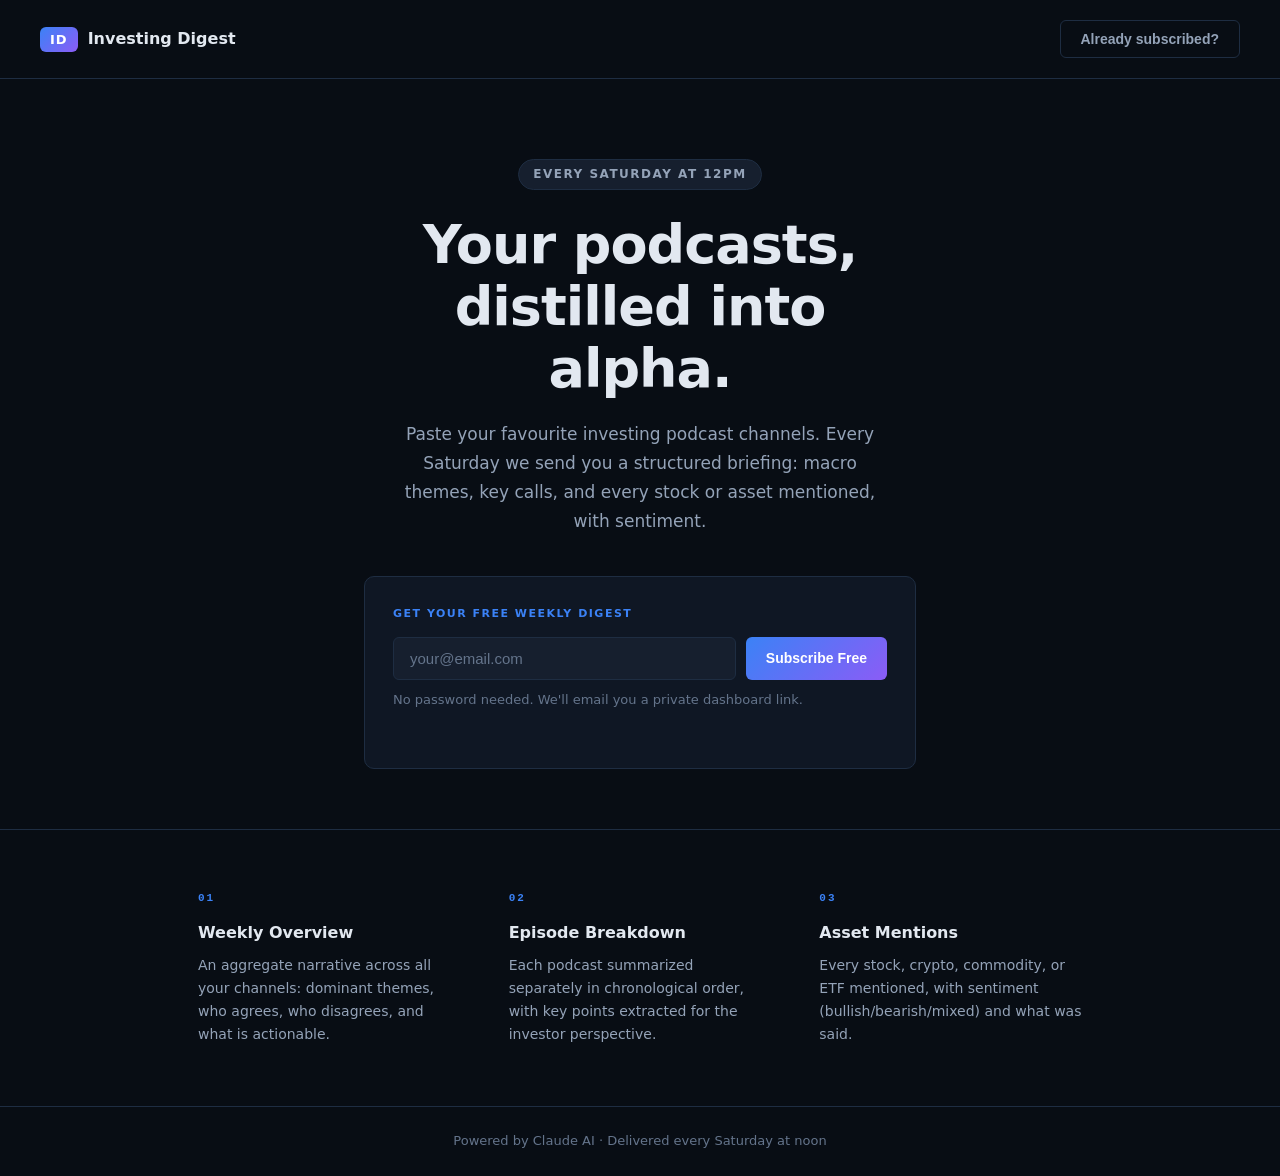
<file: static/index.html>
<!DOCTYPE html>
<html lang="en">
<head>
  <meta charset="UTF-8">
  <meta name="viewport" content="width=device-width, initial-scale=1.0">
  <title>Investing Digest: Weekly Podcast Intelligence</title>
  <link rel="stylesheet" href="/static/style.css">
</head>
<body>
  <div class="page">

    <nav class="nav">
      <div class="nav-logo">
        <span class="logo-mark">ID</span>
        <span class="logo-text">Investing Digest</span>
      </div>
      <button class="btn btn-ghost" onclick="showResend()">Already subscribed?</button>
    </nav>

    <main class="hero">
      <div class="hero-badge">Every Saturday at 12PM</div>
      <h1 class="hero-title">Your podcasts,<br>distilled into alpha.</h1>
      <p class="hero-sub">
        Paste your favourite investing podcast channels. Every Saturday we send you a structured briefing: macro themes, key calls, and every stock or asset mentioned, with sentiment.
      </p>

      <div class="signup-card" id="signup-section">
        <div class="card-label">Get your free weekly digest</div>
        <form class="signup-form" id="signup-form">
          <input
            type="email"
            id="email-input"
            class="input"
            placeholder="your@email.com"
            required
            autocomplete="email"
          />
          <button type="submit" class="btn btn-primary" id="signup-btn">
            Subscribe Free
          </button>
        </form>
        <p class="form-hint">No password needed. We'll email you a private dashboard link.</p>
        <div class="form-message" id="form-message"></div>
      </div>

      <!-- Resend link section (hidden by default) -->
      <div class="signup-card" id="resend-section" style="display:none;">
        <div class="card-label">Resend my dashboard link</div>
        <form class="signup-form" id="resend-form">
          <input
            type="email"
            id="resend-email"
            class="input"
            placeholder="your@email.com"
            required
          />
          <button type="submit" class="btn btn-primary" id="resend-btn">Send Link</button>
        </form>
        <p class="form-hint" style="margin-top:10px;">
          <a href="#" onclick="showSignup(); return false;" class="link">Back to sign up</a>
        </p>
        <div class="form-message" id="resend-message"></div>
      </div>
    </main>

    <!-- What you get -->
    <section class="features">
      <div class="features-grid">
        <div class="feature">
          <div class="feature-icon">01</div>
          <h3>Weekly Overview</h3>
          <p>An aggregate narrative across all your channels: dominant themes, who agrees, who disagrees, and what is actionable.</p>
        </div>
        <div class="feature">
          <div class="feature-icon">02</div>
          <h3>Episode Breakdown</h3>
          <p>Each podcast summarized separately in chronological order, with key points extracted for the investor perspective.</p>
        </div>
        <div class="feature">
          <div class="feature-icon">03</div>
          <h3>Asset Mentions</h3>
          <p>Every stock, crypto, commodity, or ETF mentioned, with sentiment (bullish/bearish/mixed) and what was said.</p>
        </div>
      </div>
    </section>

    <footer class="footer">
      <p>Powered by Claude AI &middot; Delivered every Saturday at noon</p>
    </footer>

  </div>

  <script>
    function showResend() {
      document.getElementById('signup-section').style.display = 'none';
      document.getElementById('resend-section').style.display = 'block';
    }
    function showSignup() {
      document.getElementById('resend-section').style.display = 'none';
      document.getElementById('signup-section').style.display = 'block';
    }

    function showMessage(id, text, isError) {
      const el = document.getElementById(id);
      el.textContent = text;
      el.className = 'form-message ' + (isError ? 'error' : 'success');
    }

    document.getElementById('signup-form').addEventListener('submit', async (e) => {
      e.preventDefault();
      const btn = document.getElementById('signup-btn');
      const email = document.getElementById('email-input').value;
      btn.disabled = true;
      btn.textContent = 'Sending...';
      try {
        const res = await fetch('/api/signup', {
          method: 'POST',
          headers: {'Content-Type': 'application/json'},
          body: JSON.stringify({email}),
        });
        const data = await res.json();
        if (res.ok) {
          showMessage('form-message', data.message, false);
          document.getElementById('email-input').value = '';
        } else {
          showMessage('form-message', data.detail || 'Something went wrong.', true);
        }
      } catch {
        showMessage('form-message', 'Network error. Please try again.', true);
      } finally {
        btn.disabled = false;
        btn.textContent = 'Subscribe Free';
      }
    });

    document.getElementById('resend-form').addEventListener('submit', async (e) => {
      e.preventDefault();
      const btn = document.getElementById('resend-btn');
      const email = document.getElementById('resend-email').value;
      btn.disabled = true;
      btn.textContent = 'Sending...';
      try {
        const res = await fetch('/api/resend-link', {
          method: 'POST',
          headers: {'Content-Type': 'application/json'},
          body: JSON.stringify({email}),
        });
        const data = await res.json();
        showMessage('resend-message', data.message, !res.ok);
      } catch {
        showMessage('resend-message', 'Network error. Please try again.', true);
      } finally {
        btn.disabled = false;
        btn.textContent = 'Send Link';
      }
    });
  </script>
</body>
</html>
</file>
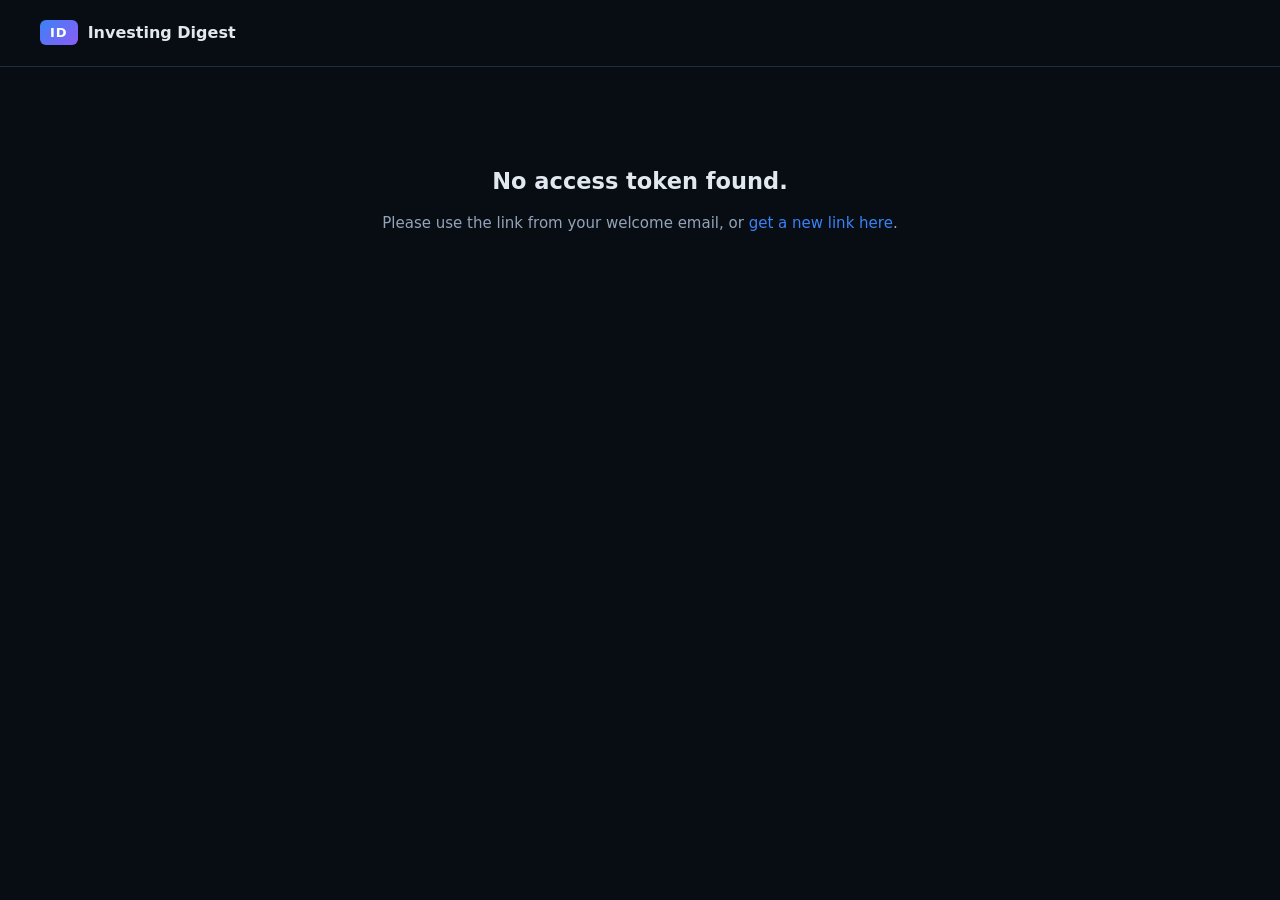
<file: static/dashboard.html>
<!DOCTYPE html>
<html lang="en">
<head>
  <meta charset="UTF-8">
  <meta name="viewport" content="width=device-width, initial-scale=1.0">
  <title>My Dashboard | Investing Digest</title>
  <link rel="stylesheet" href="/static/style.css">
  <style>
    /* Digest accordion */
    .digests-section { margin-top: 48px; }

    .digest-card {
      background: var(--surface);
      border: 1px solid var(--border);
      border-radius: var(--radius);
      margin-bottom: 12px;
      overflow: hidden;
    }

    .digest-card-header {
      display: flex;
      align-items: center;
      justify-content: space-between;
      padding: 18px 20px;
      cursor: pointer;
      user-select: none;
      gap: 12px;
    }
    .digest-card-header:hover { background: var(--surface2); }

    .digest-week { font-weight: 700; color: var(--text); font-size: 15px; }
    .digest-meta { color: var(--muted); font-size: 13px; margin-top: 2px; }

    .digest-chevron {
      color: var(--muted);
      font-size: 12px;
      transition: transform 0.2s;
      flex-shrink: 0;
    }
    .digest-card.open .digest-chevron { transform: rotate(180deg); }

    .digest-body {
      display: none;
      padding: 0 20px 24px;
      border-top: 1px solid var(--border);
    }
    .digest-card.open .digest-body { display: block; }

    /* Digest sections */
    .d-section { margin-top: 24px; }
    .d-section-label {
      font-size: 11px;
      font-weight: 700;
      letter-spacing: 1.5px;
      text-transform: uppercase;
      color: var(--accent);
      margin-bottom: 14px;
    }

    .d-overview p {
      color: var(--muted2);
      font-size: 14px;
      line-height: 1.75;
      margin-bottom: 12px;
    }

    .d-bullets { list-style: none; padding: 0; margin: 0; }
    .d-bullets li {
      color: var(--muted2);
      font-size: 14px;
      line-height: 1.6;
      padding: 5px 0 5px 16px;
      position: relative;
      border-bottom: 1px solid var(--border);
    }
    .d-bullets li:last-child { border-bottom: none; }
    .d-bullets li::before { content: "—"; position: absolute; left: 0; color: var(--accent); font-size: 12px; }

    .d-subsection-label {
      font-size: 12px;
      font-weight: 600;
      color: var(--muted);
      text-transform: uppercase;
      letter-spacing: 0.8px;
      margin: 20px 0 8px;
    }

    /* Episode cards inside digest */
    .d-episode {
      background: var(--surface2);
      border: 1px solid var(--border);
      border-radius: var(--radius-sm);
      padding: 16px;
      margin-bottom: 10px;
    }
    .d-episode-meta { font-size: 11px; color: var(--muted); font-weight: 600; letter-spacing: 0.5px; margin-bottom: 4px; text-transform: uppercase; }
    .d-episode-title { font-weight: 700; color: var(--text); font-size: 14px; margin-bottom: 8px; }
    .d-episode-title a { color: var(--text); text-decoration: none; }
    .d-episode-title a:hover { color: var(--accent); }
    .d-episode-summary { color: var(--muted2); font-size: 13px; line-height: 1.65; margin-bottom: 10px; }
    .d-episode-points { padding-left: 16px; margin: 0; }
    .d-episode-points li { color: var(--muted2); font-size: 13px; line-height: 1.6; margin-bottom: 4px; }

    /* Assets table inside digest */
    .d-assets-table { width: 100%; border-collapse: collapse; font-size: 13px; }
    .d-assets-table th {
      text-align: left;
      padding: 8px 10px;
      color: var(--muted);
      font-size: 11px;
      letter-spacing: 0.8px;
      text-transform: uppercase;
      border-bottom: 1px solid var(--border);
    }
    .d-assets-table td { padding: 9px 10px; border-bottom: 1px solid var(--border); color: var(--muted2); vertical-align: top; }
    .d-assets-table tr:last-child td { border-bottom: none; }
    .d-asset-name { font-weight: 700; color: var(--text); }
    .sentiment-badge {
      display: inline-block;
      padding: 2px 8px;
      border-radius: 4px;
      font-size: 11px;
      font-weight: 700;
      letter-spacing: 0.4px;
    }
    .sentiment-Bullish { background: #166534; color: #86efac; }
    .sentiment-Bearish { background: #7f1d1d; color: #fca5a5; }
    .sentiment-Mixed  { background: #78350f; color: #fcd34d; }
    .sentiment-Neutral { background: #1e293b; color: #94a3b8; }
  </style>
</head>
<body>
  <div class="page">

    <nav class="nav">
      <div class="nav-logo">
        <span class="logo-mark">ID</span>
        <span class="logo-text">Investing Digest</span>
      </div>
      <div class="nav-user" id="nav-user"></div>
    </nav>

    <main class="dashboard">
      <div class="dashboard-header">
        <h1 class="dashboard-title">My Dashboard</h1>
        <p class="dashboard-sub">Add YouTube channels and review your past weekly digests.</p>
      </div>

      <!-- Add channel form -->
      <div class="add-channel-card">
        <div class="card-label">Add a channel</div>
        <form class="add-form" id="add-form">
          <input
            type="url"
            id="channel-url"
            class="input"
            placeholder="https://www.youtube.com/@InvestLikeTheBest"
            required
          />
          <button type="submit" class="btn btn-primary" id="add-btn">Add Channel</button>
        </form>
        <div class="form-message" id="add-message"></div>
        <div class="url-examples">
          <span class="example-label">Accepted formats:</span>
          <code>youtube.com/@channelname</code>
          <code>youtube.com/c/channelname</code>
          <code>youtube.com/channel/UCxxxxxx</code>
        </div>
      </div>

      <!-- Channels list -->
      <div class="channels-section">
        <div class="channels-header">
          <span class="section-label">Subscribed Channels</span>
          <span class="channel-count" id="channel-count"></span>
        </div>
        <div id="channels-list" class="channels-list">
          <div class="loading">Loading your channels...</div>
        </div>
      </div>

      <div class="digest-info">
        <div class="info-icon">&#x1F4E7;</div>
        <div>
          <strong>Next digest:</strong> This Saturday at 12:00 PM UTC<br>
          <span class="muted">Only channels with transcripts available in the past 7 days will be included.</span>
        </div>
      </div>

      <!-- Past Digests -->
      <div class="digests-section">
        <div class="channels-header">
          <span class="section-label">Past Digests</span>
          <span class="channel-count" id="digest-count"></span>
        </div>
        <div id="digests-list">
          <div class="loading">Loading past digests...</div>
        </div>
      </div>
    </main>

  </div>

  <script>
    const params = new URLSearchParams(window.location.search);
    const token = params.get('token');

    if (!token) {
      document.querySelector('.dashboard').innerHTML = `
        <div class="error-state">
          <h2>No access token found.</h2>
          <p>Please use the link from your welcome email, or <a href="/" class="link">get a new link here</a>.</p>
        </div>
      `;
    } else {
      init();
    }

    async function apiCall(path, options = {}) {
      return fetch(path, {
        ...options,
        headers: {
          'Content-Type': 'application/json',
          'Authorization': `Bearer ${token}`,
          ...(options.headers || {}),
        },
      });
    }

    async function init() {
      try {
        const res = await apiCall(`/api/me?token=${token}`);
        if (res.ok) {
          const user = await res.json();
          document.getElementById('nav-user').textContent = user.email;
        }
      } catch {}
      loadChannels();
      loadDigests();
    }

    /* ── Channels ── */
    async function loadChannels() {
      const list = document.getElementById('channels-list');
      const count = document.getElementById('channel-count');
      try {
        const res = await apiCall('/api/channels');
        const channels = await res.json();
        count.textContent = channels.length + ' channel' + (channels.length !== 1 ? 's' : '');
        if (channels.length === 0) {
          list.innerHTML = `
            <div class="empty-state">
              <div class="empty-icon">&#128250;</div>
              <p>No channels yet. Add your first YouTube investing channel above.</p>
              <p class="muted">Popular channels: <em>We Study Billionaires, Invest Like the Best, Macro Voices, Real Vision</em></p>
            </div>`;
          return;
        }
        list.innerHTML = channels.map(c => `
          <div class="channel-row" id="channel-${c.id}">
            <div class="channel-info">
              <div class="channel-name">${esc(c.name)}</div>
              <a href="${esc(c.url)}" target="_blank" class="channel-url">${esc(c.url)}</a>
            </div>
            <button class="btn btn-danger-ghost" onclick="removeChannel(${c.id}, '${esc(c.name)}')">Remove</button>
          </div>`).join('');
      } catch {
        list.innerHTML = '<div class="error-state">Failed to load channels. Please refresh.</div>';
      }
    }

    document.getElementById('add-form').addEventListener('submit', async (e) => {
      e.preventDefault();
      const btn = document.getElementById('add-btn');
      const url = document.getElementById('channel-url').value.trim();
      const msg = document.getElementById('add-message');
      btn.disabled = true;
      btn.textContent = 'Checking...';
      msg.textContent = '';
      msg.className = 'form-message';
      try {
        const res = await apiCall('/api/channels', { method: 'POST', body: JSON.stringify({url}) });
        const data = await res.json();
        if (res.ok) {
          msg.textContent = data.message;
          msg.className = 'form-message success';
          document.getElementById('channel-url').value = '';
          loadChannels();
        } else {
          msg.textContent = data.detail || 'Failed to add channel.';
          msg.className = 'form-message error';
        }
      } catch {
        msg.textContent = 'Network error. Please try again.';
        msg.className = 'form-message error';
      } finally {
        btn.disabled = false;
        btn.textContent = 'Add Channel';
      }
    });

    async function removeChannel(id, name) {
      if (!confirm(`Remove "${name}" from your digest?`)) return;
      try {
        const res = await apiCall(`/api/channels/${id}`, { method: 'DELETE' });
        if (res.ok) loadChannels();
      } catch {
        alert('Failed to remove channel. Please try again.');
      }
    }

    /* ── Digests ── */
    async function loadDigests() {
      const list = document.getElementById('digests-list');
      const count = document.getElementById('digest-count');
      try {
        const res = await apiCall('/api/digests');
        const digests = await res.json();
        count.textContent = digests.length + ' digest' + (digests.length !== 1 ? 's' : '');
        if (digests.length === 0) {
          list.innerHTML = `<div class="empty-state"><p>No digests yet. Your first one will arrive this Saturday.</p></div>`;
          return;
        }
        list.innerHTML = digests.map(d => `
          <div class="digest-card" id="dcard-${d.id}">
            <div class="digest-card-header" onclick="toggleDigest(${d.id})">
              <div>
                <div class="digest-week">${esc(d.week_label)}</div>
                <div class="digest-meta">${d.episode_count} episode${d.episode_count !== 1 ? 's' : ''}</div>
              </div>
              <span class="digest-chevron">&#9660;</span>
            </div>
            <div class="digest-body" id="dbody-${d.id}">
              <div class="loading" style="padding:20px 0;">Loading...</div>
            </div>
          </div>`).join('');
      } catch {
        list.innerHTML = '<div class="error-state">Failed to load digests. Please refresh.</div>';
      }
    }

    const loadedDigests = {};

    async function toggleDigest(id) {
      const card = document.getElementById(`dcard-${id}`);
      const body = document.getElementById(`dbody-${id}`);
      const isOpen = card.classList.contains('open');

      if (isOpen) {
        card.classList.remove('open');
        return;
      }

      card.classList.add('open');

      if (loadedDigests[id]) return; // already fetched

      try {
        const res = await apiCall(`/api/digests/${id}`);
        const data = await res.json();
        loadedDigests[id] = true;
        body.innerHTML = renderDigest(data);
      } catch {
        body.innerHTML = '<p class="muted" style="padding:16px 0;">Failed to load digest.</p>';
      }
    }

    function renderDigest(d) {
      const agg = d.aggregate || {};
      const overview = (agg.overview || '').split('\n\n').filter(p => p.trim());
      const themes = agg.themes || [];
      const calls = agg.calls || [];
      const episodes = d.episodes || [];
      const assets = d.assets || [];

      let html = '';

      /* Overview */
      html += `<div class="d-section">
        <div class="d-section-label">01 / Weekly Overview</div>
        <div class="d-overview">${overview.map(p => `<p>${esc(p)}</p>`).join('')}</div>`;

      if (themes.length) {
        html += `<div class="d-subsection-label">Key Themes</div>
          <ul class="d-bullets">${themes.map(t => `<li>${esc(t)}</li>`).join('')}</ul>`;
      }
      if (calls.length) {
        html += `<div class="d-subsection-label">Notable Calls</div>
          <ul class="d-bullets">${calls.map(c => `<li>${esc(c)}</li>`).join('')}</ul>`;
      }
      html += `</div>`;

      /* Episodes */
      if (episodes.length) {
        html += `<div class="d-section">
          <div class="d-section-label">02 / Episode Breakdown</div>
          ${episodes.map(ep => `
            <div class="d-episode">
              <div class="d-episode-meta">${esc(ep.channel)}${ep.published ? ' &middot; ' + esc(ep.published) : ''}</div>
              <div class="d-episode-title"><a href="${esc(ep.url)}" target="_blank">${esc(ep.title)}</a></div>
              ${ep.summary ? `<div class="d-episode-summary">${esc(ep.summary)}</div>` : ''}
              ${ep.key_points && ep.key_points.length ? `<ul class="d-episode-points">${ep.key_points.map(p => `<li>${esc(p)}</li>`).join('')}</ul>` : ''}
            </div>`).join('')}
        </div>`;
      }

      /* Assets */
      if (assets.length) {
        html += `<div class="d-section">
          <div class="d-section-label">03 / Market Mentions</div>
          <table class="d-assets-table">
            <thead><tr>
              <th>Asset</th><th>Type</th><th>Sentiment</th><th>Notes</th>
            </tr></thead>
            <tbody>${assets.map(a => `
              <tr>
                <td class="d-asset-name">${esc(a.asset || '')}</td>
                <td>${esc(a.type || '')}</td>
                <td><span class="sentiment-badge sentiment-${esc(a.sentiment || 'Neutral')}">${esc(a.sentiment || 'Neutral')}</span></td>
                <td>${esc(a.notes || '')}</td>
              </tr>`).join('')}
            </tbody>
          </table>
        </div>`;
      }

      return html;
    }

    function esc(str) {
      return String(str || '').replace(/[&<>"']/g, c => ({'&':'&amp;','<':'&lt;','>':'&gt;','"':'&quot;',"'":'&#39;'}[c]));
    }
  </script>
</body>
</html>
</file>
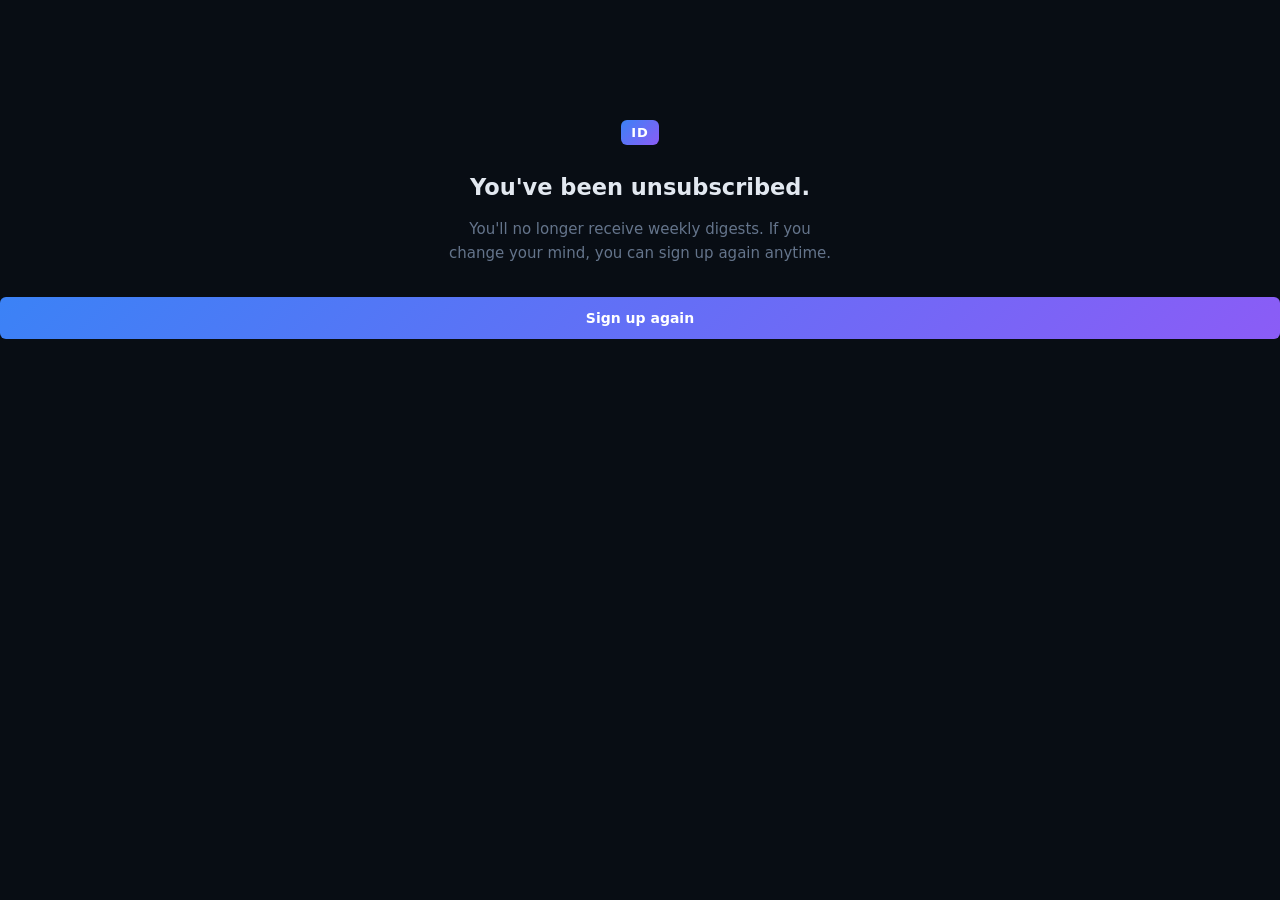
<file: static/unsubscribed.html>
<!DOCTYPE html>
<html lang="en">
<head>
  <meta charset="UTF-8">
  <meta name="viewport" content="width=device-width, initial-scale=1.0">
  <title>Unsubscribed | Investing Digest</title>
  <link rel="stylesheet" href="/static/style.css">
</head>
<body>
  <div class="page" style="text-align:center;padding-top:120px;">
    <div class="logo-mark" style="margin:0 auto 24px;display:inline-block;">ID</div>
    <h2 style="color:var(--text);margin:0 0 12px;">You've been unsubscribed.</h2>
    <p style="color:var(--muted);max-width:400px;margin:0 auto 32px;">
      You'll no longer receive weekly digests. If you change your mind, you can sign up again anytime.
    </p>
    <a href="/" class="btn btn-primary">Sign up again</a>
  </div>
</body>
</html>
</file>
<file: static/style.css>
:root {
  --bg: #080d14;
  --surface: #0f1724;
  --surface2: #161f2e;
  --border: #1e2d42;
  --accent: #3b82f6;
  --accent2: #8b5cf6;
  --text: #e2e8f0;
  --muted: #64748b;
  --muted2: #94a3b8;
  --success: #22c55e;
  --error: #ef4444;
  --danger: #dc2626;
  --radius: 10px;
  --radius-sm: 6px;
}

*, *::before, *::after { box-sizing: border-box; margin: 0; padding: 0; }

body {
  background: var(--bg);
  color: var(--text);
  font-family: -apple-system, BlinkMacSystemFont, 'Segoe UI', system-ui, sans-serif;
  font-size: 15px;
  line-height: 1.6;
  min-height: 100vh;
}

a { color: var(--accent); text-decoration: none; }
a:hover { text-decoration: underline; }

.page { min-height: 100vh; display: flex; flex-direction: column; }

/* NAV */
.nav {
  display: flex;
  align-items: center;
  justify-content: space-between;
  padding: 20px 40px;
  border-bottom: 1px solid var(--border);
}
.nav-logo { display: flex; align-items: center; gap: 10px; }
.logo-mark {
  background: linear-gradient(135deg, var(--accent), var(--accent2));
  color: #fff;
  font-size: 13px;
  font-weight: 800;
  letter-spacing: 1px;
  padding: 6px 10px;
  border-radius: var(--radius-sm);
  line-height: 1;
}
.logo-text { font-weight: 700; font-size: 16px; color: var(--text); }
.nav-user { color: var(--muted2); font-size: 14px; }

/* BUTTONS */
.btn {
  display: inline-flex;
  align-items: center;
  justify-content: center;
  padding: 10px 20px;
  border-radius: var(--radius-sm);
  font-size: 14px;
  font-weight: 600;
  cursor: pointer;
  border: none;
  transition: opacity 0.15s, transform 0.1s;
  white-space: nowrap;
}
.btn:active { transform: scale(0.98); }
.btn:disabled { opacity: 0.5; cursor: not-allowed; }

.btn-primary {
  background: linear-gradient(135deg, var(--accent), var(--accent2));
  color: #fff;
}
.btn-primary:hover:not(:disabled) { opacity: 0.9; }

.btn-ghost {
  background: transparent;
  color: var(--muted2);
  border: 1px solid var(--border);
}
.btn-ghost:hover { background: var(--surface); color: var(--text); }

.btn-danger-ghost {
  background: transparent;
  color: var(--muted);
  border: 1px solid var(--border);
  padding: 7px 14px;
  font-size: 13px;
}
.btn-danger-ghost:hover { border-color: var(--danger); color: var(--danger); }

/* INPUTS */
.input {
  background: var(--surface2);
  border: 1px solid var(--border);
  color: var(--text);
  border-radius: var(--radius-sm);
  padding: 12px 16px;
  font-size: 15px;
  width: 100%;
  transition: border-color 0.15s;
  outline: none;
}
.input:focus { border-color: var(--accent); }
.input::placeholder { color: var(--muted); }

/* MESSAGES */
.form-message {
  margin-top: 10px;
  font-size: 14px;
  min-height: 20px;
  color: transparent;
}
.form-message.success { color: var(--success); }
.form-message.error { color: var(--error); }

/* HERO */
.hero {
  flex: 1;
  max-width: 600px;
  margin: 0 auto;
  padding: 80px 24px 60px;
  text-align: center;
}
.hero-badge {
  display: inline-block;
  background: var(--surface2);
  border: 1px solid var(--border);
  color: var(--muted2);
  font-size: 12px;
  font-weight: 600;
  letter-spacing: 1.5px;
  text-transform: uppercase;
  padding: 5px 14px;
  border-radius: 100px;
  margin-bottom: 24px;
}
.hero-title {
  font-size: clamp(36px, 6vw, 54px);
  font-weight: 800;
  line-height: 1.15;
  letter-spacing: -1px;
  color: var(--text);
  margin-bottom: 20px;
}
.hero-sub {
  color: var(--muted2);
  font-size: 17px;
  line-height: 1.7;
  max-width: 500px;
  margin: 0 auto 40px;
}

/* SIGNUP CARD */
.signup-card {
  background: var(--surface);
  border: 1px solid var(--border);
  border-radius: var(--radius);
  padding: 28px;
  text-align: left;
}
.card-label {
  font-size: 11px;
  font-weight: 700;
  letter-spacing: 1.5px;
  text-transform: uppercase;
  color: var(--accent);
  margin-bottom: 14px;
}
.signup-form {
  display: flex;
  gap: 10px;
}
.signup-form .input { flex: 1; }
.form-hint { color: var(--muted); font-size: 13px; margin-top: 10px; }

/* FEATURES */
.features {
  border-top: 1px solid var(--border);
  padding: 60px 24px;
}
.features-grid {
  display: grid;
  grid-template-columns: repeat(auto-fit, minmax(220px, 1fr));
  gap: 32px;
  max-width: 900px;
  margin: 0 auto;
}
.feature { padding: 0 8px; }
.feature-icon {
  font-size: 11px;
  font-weight: 800;
  letter-spacing: 2px;
  color: var(--accent);
  margin-bottom: 12px;
  font-family: monospace;
}
.feature h3 { font-size: 16px; font-weight: 700; color: var(--text); margin-bottom: 8px; }
.feature p { color: var(--muted2); font-size: 14px; line-height: 1.65; }

/* FOOTER */
.footer {
  border-top: 1px solid var(--border);
  padding: 24px;
  text-align: center;
  color: var(--muted);
  font-size: 13px;
}

/* DASHBOARD */
.dashboard {
  max-width: 700px;
  margin: 0 auto;
  padding: 48px 24px;
  flex: 1;
}
.dashboard-header { margin-bottom: 36px; }
.dashboard-title { font-size: 28px; font-weight: 800; letter-spacing: -0.5px; margin-bottom: 8px; }
.dashboard-sub { color: var(--muted2); font-size: 15px; }

.add-channel-card {
  background: var(--surface);
  border: 1px solid var(--border);
  border-radius: var(--radius);
  padding: 24px;
  margin-bottom: 36px;
}
.add-form {
  display: flex;
  gap: 10px;
}
.add-form .input { flex: 1; }

.url-examples {
  margin-top: 12px;
  display: flex;
  flex-wrap: wrap;
  align-items: center;
  gap: 8px;
}
.example-label { color: var(--muted); font-size: 13px; }
.url-examples code {
  background: var(--surface2);
  border: 1px solid var(--border);
  color: var(--muted2);
  padding: 2px 8px;
  border-radius: 4px;
  font-size: 12px;
}

.channels-section { margin-bottom: 32px; }
.channels-header {
  display: flex;
  align-items: center;
  justify-content: space-between;
  margin-bottom: 16px;
}
.section-label {
  font-size: 11px;
  font-weight: 700;
  letter-spacing: 1.5px;
  text-transform: uppercase;
  color: var(--muted);
}
.channel-count {
  font-size: 13px;
  color: var(--muted);
}

.channels-list {
  display: flex;
  flex-direction: column;
  gap: 10px;
}
.channel-row {
  display: flex;
  align-items: center;
  justify-content: space-between;
  background: var(--surface);
  border: 1px solid var(--border);
  border-radius: var(--radius);
  padding: 16px 20px;
  gap: 16px;
}
.channel-info { flex: 1; min-width: 0; }
.channel-name { font-weight: 600; color: var(--text); font-size: 15px; }
.channel-url {
  color: var(--muted);
  font-size: 13px;
  white-space: nowrap;
  overflow: hidden;
  text-overflow: ellipsis;
  display: block;
  margin-top: 2px;
}
.channel-url:hover { color: var(--accent); }

.empty-state, .loading {
  text-align: center;
  padding: 48px 24px;
  color: var(--muted2);
}
.empty-icon { font-size: 40px; margin-bottom: 16px; }
.empty-state .muted { color: var(--muted); font-size: 13px; margin-top: 8px; }

.error-state {
  text-align: center;
  padding: 48px 24px;
  color: var(--muted2);
}
.error-state h2 { color: var(--text); margin-bottom: 12px; }

.digest-info {
  background: var(--surface);
  border: 1px solid var(--border);
  border-left: 3px solid var(--accent);
  border-radius: var(--radius);
  padding: 16px 20px;
  display: flex;
  align-items: flex-start;
  gap: 14px;
  font-size: 14px;
  color: var(--muted2);
}
.digest-info strong { color: var(--text); }
.info-icon { font-size: 20px; line-height: 1.4; }
.muted { color: var(--muted); font-size: 13px; }

.link { color: var(--accent); }
.link:hover { text-decoration: underline; }

/* Responsive */
@media (max-width: 560px) {
  .nav { padding: 16px 20px; }
  .signup-form, .add-form { flex-direction: column; }
  .channel-row { flex-direction: column; align-items: flex-start; }
}
</file>
